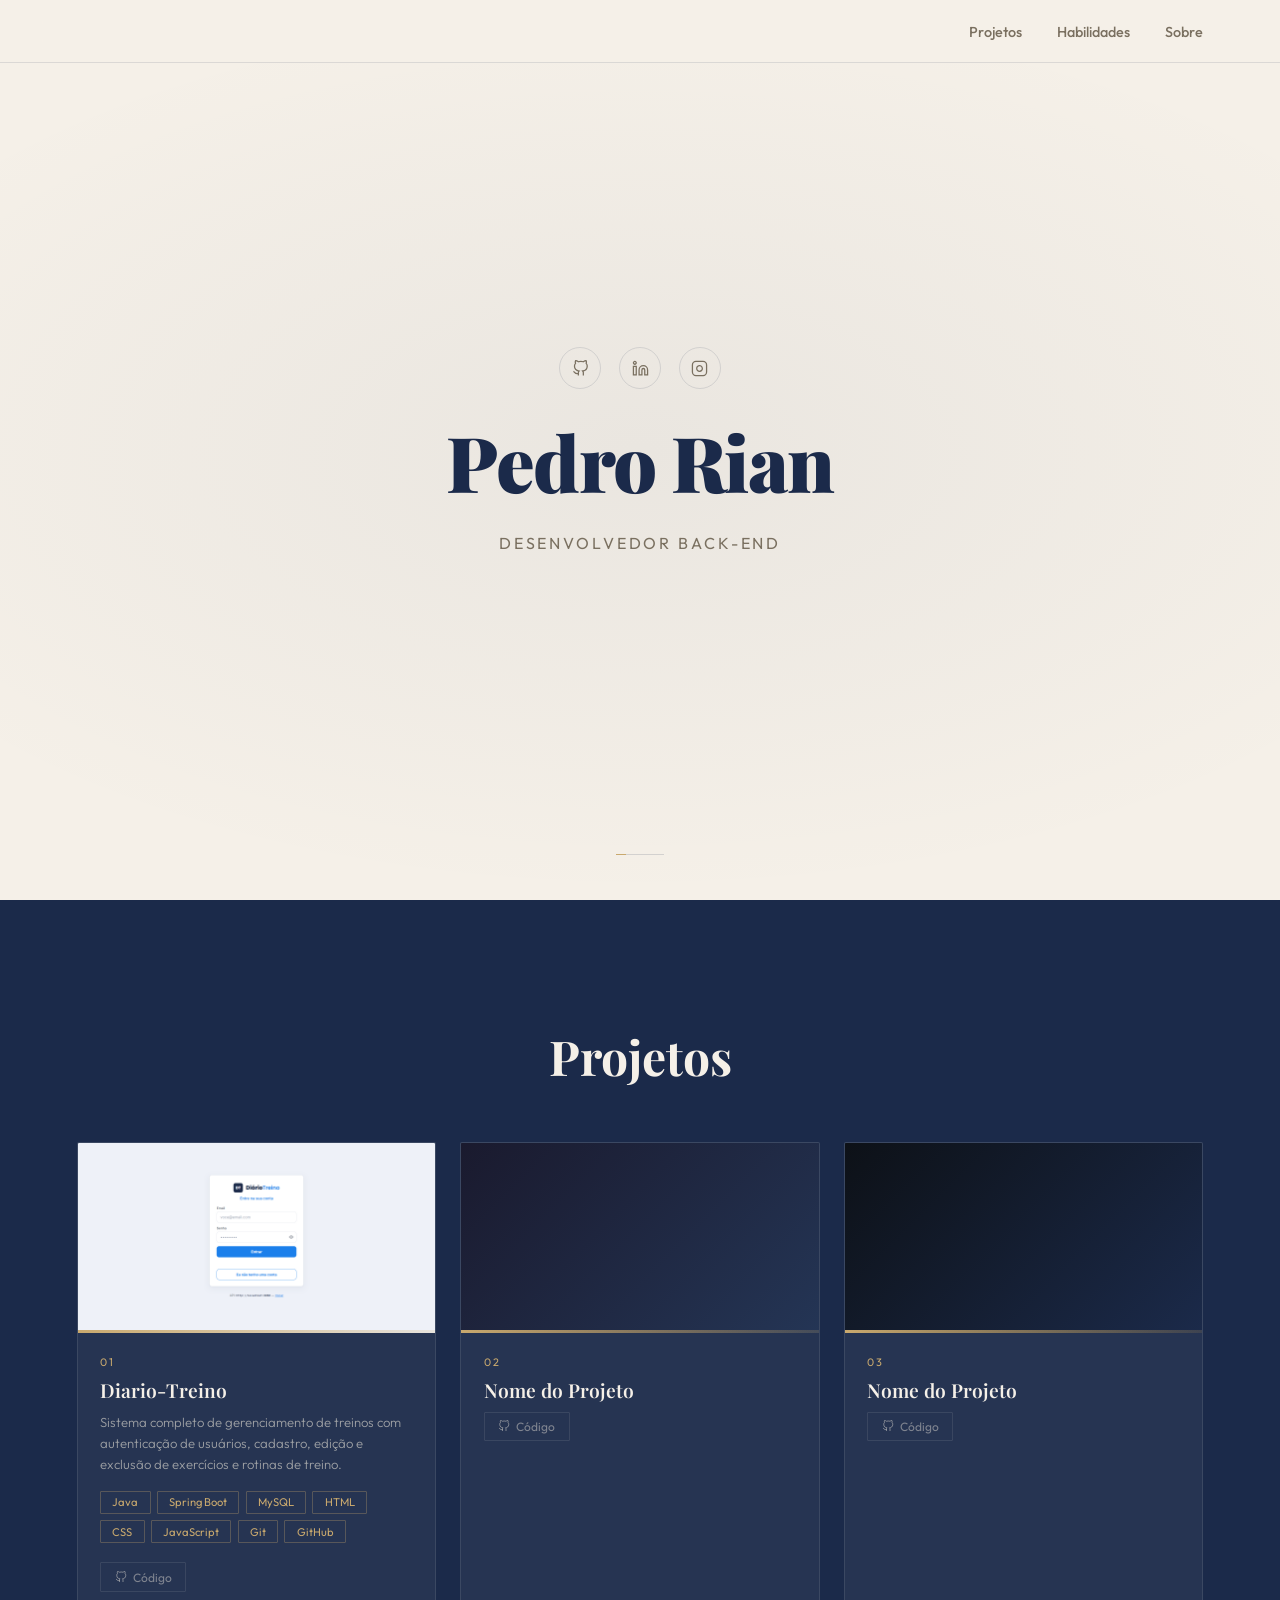
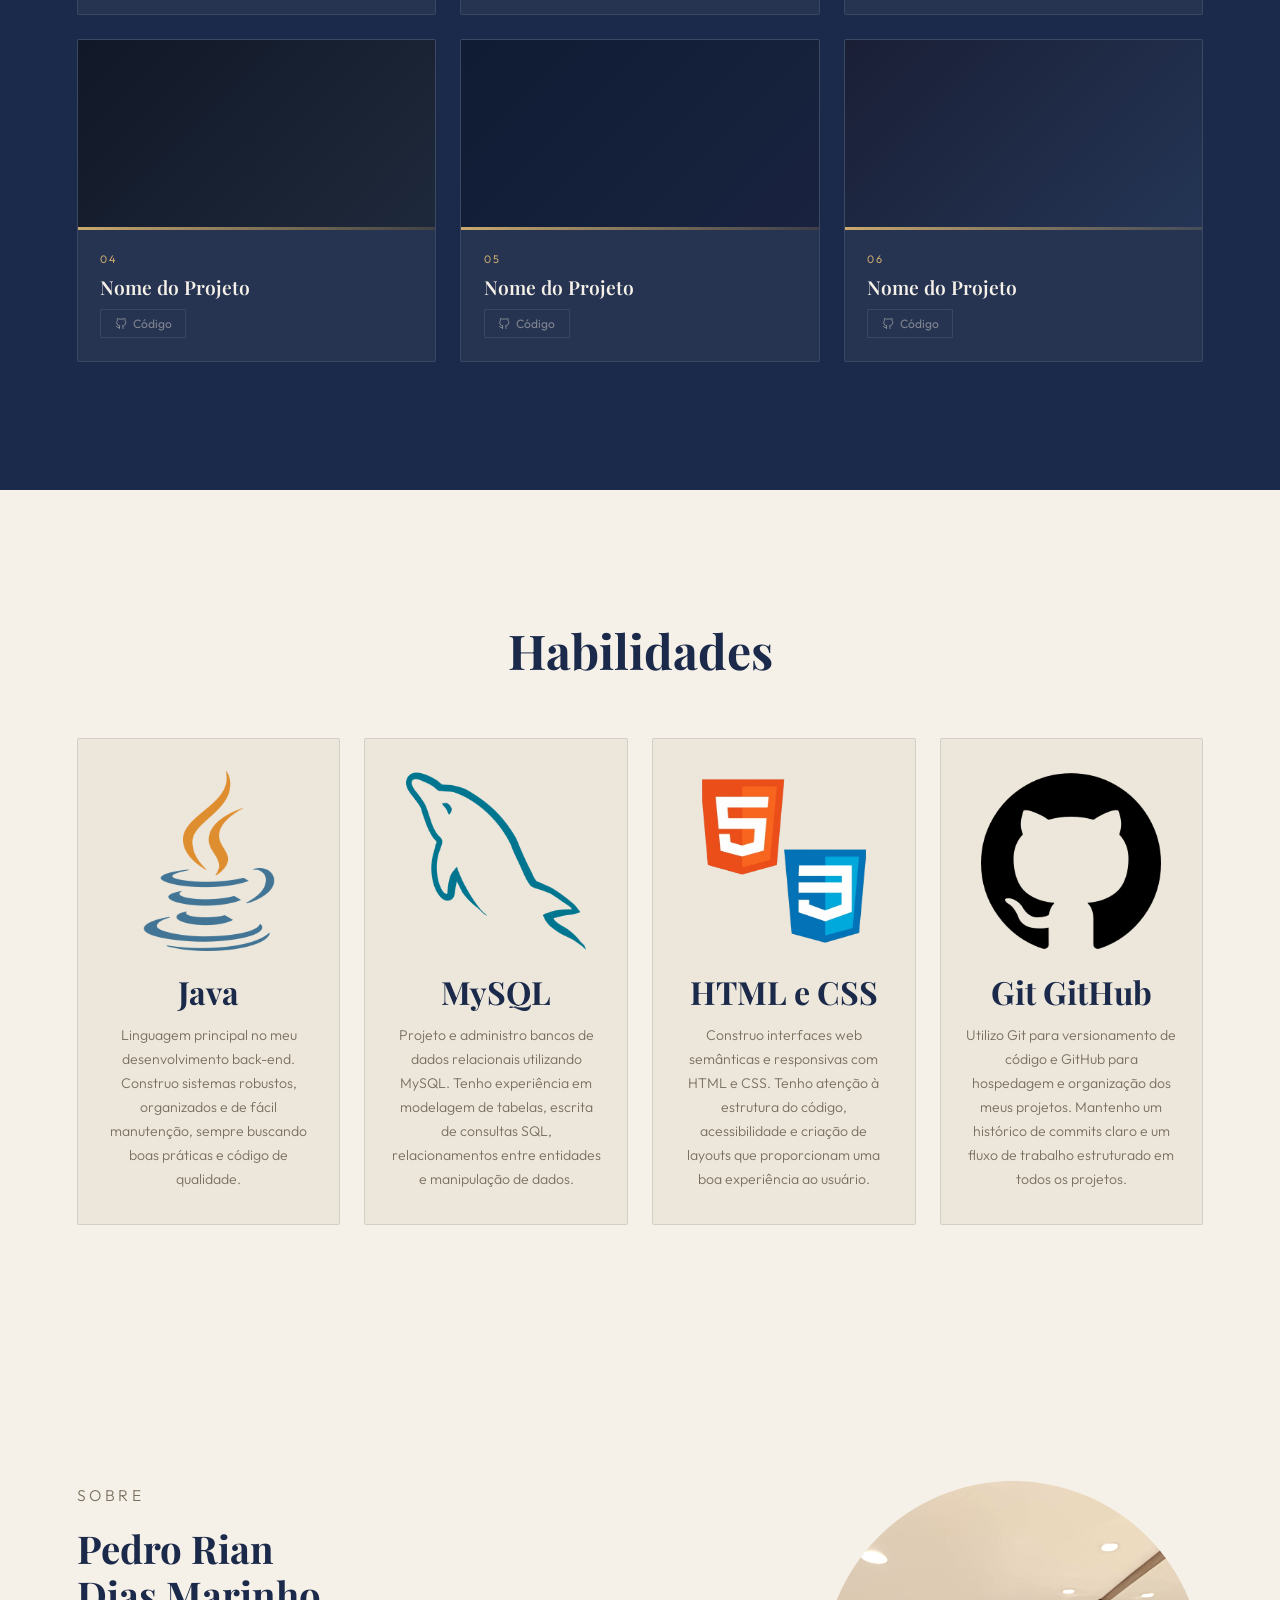
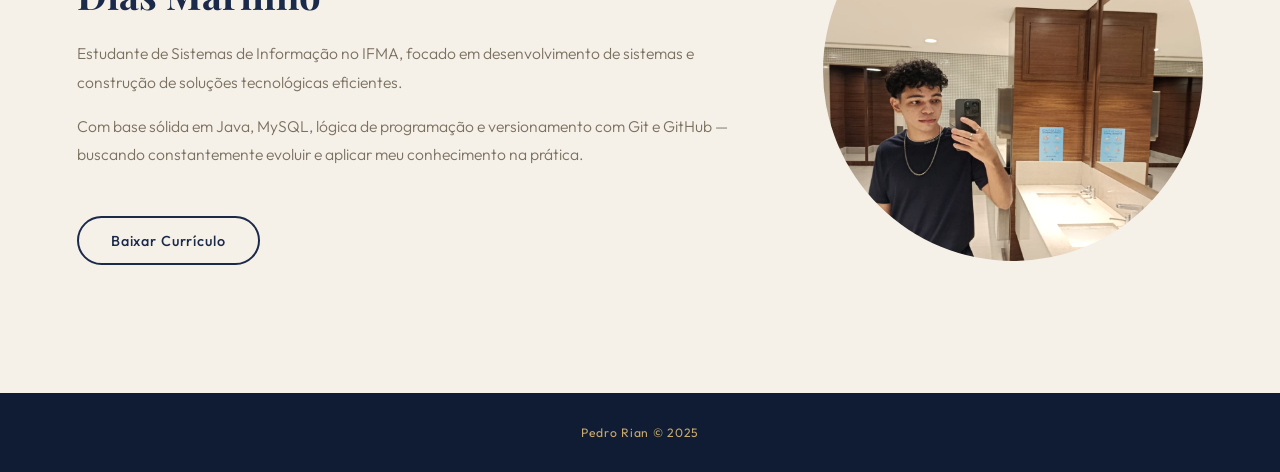
<file: index.html>
<!DOCTYPE html>
<html lang="pt-BR">
<head>
  <meta charset="UTF-8"/>
  <meta name="viewport" content="width=device-width, initial-scale=1.0"/>
  <title>Portfólio — Desenvolvedor</title>
  <link href="https://fonts.googleapis.com/css2?family=Playfair+Display:wght@400;600;700;900&family=Outfit:wght@300;400;500;600&display=swap" rel="stylesheet"/>
  <link rel="stylesheet" href="style.css"/>
</head>
<body>

  <!-- ═══════════════════════════════════════════
       NAV
  ════════════════════════════════════════════ -->
  <nav>
  <ul class="nav-links">
    <li><a href="#projects">Projetos</a></li>
    <li><a href="#skills">Habilidades</a></li>
    <li><a href="#about">Sobre</a></li>
  </ul>
</nav>


  <!-- ═══════════════════════════════════════════
       HERO
  ════════════════════════════════════════════ -->
  <section id="hero">

    <!-- Ícones sociais  -->
    <div class="hero-socials">
      <a href="https://github.com/Pedr-21" target="_blank" rel="noopener" class="hero-social" title="GitHub">
        <svg viewBox="0 0 24 24" fill="none" stroke="currentColor" stroke-width="1.8">
          <path d="M9 19c-5 1.5-5-2.5-7-3m14 6v-3.87a3.37 3.37 0 0 0-.94-2.61
                   c3.14-.35 6.44-1.54 6.44-7A5.44 5.44 0 0 0 20 4.77
                   5.07 5.07 0 0 0 19.91 1S18.73.65 16 2.48
                   a13.38 13.38 0 0 0-7 0C6.27.65 5.09 1 5.09 1
                   A5.07 5.07 0 0 0 5 4.77a5.44 5.44 0 0 0-1.5 3.78
                   c0 5.42 3.3 6.61 6.44 7A3.37 3.37 0 0 0 9 18.13V22"/>
        </svg>
      </a>

      <a href="https://www.linkedin.com/in/pedroriandiasmarinho/" target="_blank" rel="noopener" class="hero-social" title="LinkedIn">
        <svg viewBox="0 0 24 24" fill="none" stroke="currentColor" stroke-width="1.8">
          <path d="M16 8a6 6 0 0 1 6 6v7h-4v-7a2 2 0 0 0-2-2 2 2 0 0 0-2 2v7h-4v-7a6 6 0 0 1 6-6z"/>
          <rect x="2" y="9" width="4" height="12"/>
          <circle cx="4" cy="4" r="2"/>
        </svg>
      </a>

      <a href="https://www.instagram.com/p.edro.__/?__pwa=1#" target="_blank" rel="noopener" class="hero-social" title="Instagram">
        <svg viewBox="0 0 24 24" fill="none" stroke="currentColor" stroke-width="1.8">
          <rect x="2" y="2" width="20" height="20" rx="5" ry="5"/>
          <path d="M16 11.37A4 4 0 1 1 12.63 8 4 4 0 0 1 16 11.37z"/>
          <line x1="17.5" y1="6.5" x2="17.51" y2="6.5"/>
        </svg>
      </a>
    </div>

    <!-- Título principal -->
<h1 class="hero-main-title">
  <span class="line"><span class="line-inner">Pedro Rian</span></span>
</h1>
<p class="hero-subtitle">Desenvolvedor Back-end</p>

<!-- Barra de scroll decorativa -->
<div class="hero-scroll">
  <div class="scroll-track">
    <div class="scroll-dot"></div>
  </div>
</div>
  </section>

  <!-- PROJETOS -->
  <section id="projects">
    <h2 class="reveal">Projetos</h2>

    <div class="projects-grid">

      <!-- Card 01 -->
<article class="project-card reveal">

  <div class="card-visual">
  <img src="Foto/diario-treino-login.png" alt="Tela de login do Diario-Treino">
  <div class="cv-bar"></div>
</div>

  <div class="card-body">
    <p class="card-num">01</p>
    <h3 class="card-title">Diario-Treino</h3>
    <p class="card-description">
    Sistema completo de gerenciamento de treinos com autenticação de usuários, 
    cadastro, edição e exclusão de exercícios e rotinas de treino.
    </p>

    <div class="card-techs">
      <span class="tech">Java</span>
      <span class="tech">Spring Boot</span>
      <span class="tech">MySQL</span>
      <span class="tech">HTML</span>
      <span class="tech">CSS</span>
      <span class="tech">JavaScript</span>
      <span class="tech">Git</span>
      <span class="tech">GitHub</span>
</div>

    <div class="card-links">
      <a 
        href="https://github.com/Pedr-21/crud-treinos"
        class="card-link"
        target="_blank"
        rel="noopener noreferrer"
      >
        <svg viewBox="0 0 24 24" fill="none" stroke="currentColor" stroke-width="2">
          <path d="M9 19c-5 1.5-5-2.5-7-3m14 6v-3.87a3.37 3.37 0 0 0-.94-2.61c3.14-.35 6.44-1.54 6.44-7A5.44 5.44 0 0 0 20 4.77 5.07 5.07 0 0 0 19.91 1S18.73.65 16 2.48a13.38 13.38 0 0 0-7 0C6.27.65 5.09 1 5.09 1A5.07 5.07 0 0 0 5 4.77a5.44 5.44 0 0 0-1.5 3.78c0 5.42 3.3 6.61 6.44 7A3.37 3.37 0 0 0 9 18.13V22"/>
        </svg>
        Código
      </a>
    </div>

  </div>
</article>

      <!-- Card 02 -->
      <article class="project-card reveal" style="transition-delay:.07s">
        <div class="card-visual cv2">
          <div class="cv-bar"></div>
        </div>
        <div class="card-body">
          <p class="card-num">02</p>
          <h3 class="card-title">Nome do Projeto</h3>
          <div class="card-links">
            <a href="#" class="card-link">
              <svg viewBox="0 0 24 24" fill="none" stroke="currentColor" stroke-width="2"><path d="M9 19c-5 1.5-5-2.5-7-3m14 6v-3.87a3.37 3.37 0 0 0-.94-2.61c3.14-.35 6.44-1.54 6.44-7A5.44 5.44 0 0 0 20 4.77 5.07 5.07 0 0 0 19.91 1S18.73.65 16 2.48a13.38 13.38 0 0 0-7 0C6.27.65 5.09 1 5.09 1A5.07 5.07 0 0 0 5 4.77a5.44 5.44 0 0 0-1.5 3.78c0 5.42 3.3 6.61 6.44 7A3.37 3.37 0 0 0 9 18.13V22"/></svg>
              Código
            </a>
          </div>
        </div>
      </article>

      <!-- Card 03 -->
      <article class="project-card reveal" style="transition-delay:.14s">
        <div class="card-visual cv3">
          <div class="cv-bar"></div>
        </div>
        <div class="card-body">
          <p class="card-num">03</p>
          <h3 class="card-title">Nome do Projeto</h3>
          <div class="card-links">
            <a href="#" class="card-link">
              <svg viewBox="0 0 24 24" fill="none" stroke="currentColor" stroke-width="2"><path d="M9 19c-5 1.5-5-2.5-7-3m14 6v-3.87a3.37 3.37 0 0 0-.94-2.61c3.14-.35 6.44-1.54 6.44-7A5.44 5.44 0 0 0 20 4.77 5.07 5.07 0 0 0 19.91 1S18.73.65 16 2.48a13.38 13.38 0 0 0-7 0C6.27.65 5.09 1 5.09 1A5.07 5.07 0 0 0 5 4.77a5.44 5.44 0 0 0-1.5 3.78c0 5.42 3.3 6.61 6.44 7A3.37 3.37 0 0 0 9 18.13V22"/></svg>
              Código
            </a>
          </div>
        </div>
      </article>

      <!-- Card 04 -->
      <article class="project-card reveal" style="transition-delay:.21s">
        <div class="card-visual cv4">
          <div class="cv-bar"></div>
        </div>
        <div class="card-body">
          <p class="card-num">04</p>
          <h3 class="card-title">Nome do Projeto</h3>
          <div class="card-links">
            <a href="#" class="card-link">
              <svg viewBox="0 0 24 24" fill="none" stroke="currentColor" stroke-width="2"><path d="M9 19c-5 1.5-5-2.5-7-3m14 6v-3.87a3.37 3.37 0 0 0-.94-2.61c3.14-.35 6.44-1.54 6.44-7A5.44 5.44 0 0 0 20 4.77 5.07 5.07 0 0 0 19.91 1S18.73.65 16 2.48a13.38 13.38 0 0 0-7 0C6.27.65 5.09 1 5.09 1A5.07 5.07 0 0 0 5 4.77a5.44 5.44 0 0 0-1.5 3.78c0 5.42 3.3 6.61 6.44 7A3.37 3.37 0 0 0 9 18.13V22"/></svg>
              Código
            </a>
          </div>
        </div>
      </article>

      <!-- Card 05 -->
      <article class="project-card reveal" style="transition-delay:.28s">
        <div class="card-visual cv5">
          <div class="cv-bar"></div>
        </div>
        <div class="card-body">
          <p class="card-num">05</p>
          <h3 class="card-title">Nome do Projeto</h3>
          <div class="card-links">
            <a href="#" class="card-link">
              <svg viewBox="0 0 24 24" fill="none" stroke="currentColor" stroke-width="2"><path d="M9 19c-5 1.5-5-2.5-7-3m14 6v-3.87a3.37 3.37 0 0 0-.94-2.61c3.14-.35 6.44-1.54 6.44-7A5.44 5.44 0 0 0 20 4.77 5.07 5.07 0 0 0 19.91 1S18.73.65 16 2.48a13.38 13.38 0 0 0-7 0C6.27.65 5.09 1 5.09 1A5.07 5.07 0 0 0 5 4.77a5.44 5.44 0 0 0-1.5 3.78c0 5.42 3.3 6.61 6.44 7A3.37 3.37 0 0 0 9 18.13V22"/></svg>
              Código
            </a>
          </div>
        </div>
      </article>

      <!-- Card 06 -->
      <article class="project-card reveal" style="transition-delay:.35s">
        <div class="card-visual cv6">
          <div class="cv-bar"></div>
        </div>
        <div class="card-body">
          <p class="card-num">06</p>
          <h3 class="card-title">Nome do Projeto</h3>
          <div class="card-links">
            <a href="#" class="card-link">
              <svg viewBox="0 0 24 24" fill="none" stroke="currentColor" stroke-width="2"><path d="M9 19c-5 1.5-5-2.5-7-3m14 6v-3.87a3.37 3.37 0 0 0-.94-2.61c3.14-.35 6.44-1.54 6.44-7A5.44 5.44 0 0 0 20 4.77 5.07 5.07 0 0 0 19.91 1S18.73.65 16 2.48a13.38 13.38 0 0 0-7 0C6.27.65 5.09 1 5.09 1A5.07 5.07 0 0 0 5 4.77a5.44 5.44 0 0 0-1.5 3.78c0 5.42 3.3 6.61 6.44 7A3.37 3.37 0 0 0 9 18.13V22"/></svg>
              Código
            </a>
          </div>
        </div>
      </article>

    </div>
  </section>

  <!-- HABILIDADES -->
<section id="skills">
  <h2 class="reveal">Habilidades</h2>

  <div class="skills-grid">

    <div class="skill-card reveal">
  <div class="skill-icon">
    <img src="Foto/Java-Logo.png" alt="Java"/>
  </div>
  <h3>Java</h3>
  <p>Linguagem principal no meu desenvolvimento back-end. Construo sistemas robustos, organizados e de fácil manutenção, sempre buscando boas práticas e código de qualidade.</p>
</div>

<div class="skill-card reveal" style="transition-delay:.07s">
  <div class="skill-icon">
    <img src="Foto/MySQL-Logo.png" alt="MySQL"/>
  </div>
  <h3>MySQL</h3>
  <p>Projeto e administro bancos de dados relacionais utilizando MySQL. Tenho experiência em modelagem de tabelas, escrita de consultas SQL, relacionamentos entre entidades e manipulação de dados.</p>
</div>

<div class="skill-card reveal" style="transition-delay:.14s">
  <div class="skill-icon">
    <img src="Foto/HTML-CSS-Logo.png" alt="HTML & CSS"/>
  </div>
  <h3>HTML e CSS</h3>
  <p>Construo interfaces web semânticas e responsivas com HTML e CSS. Tenho atenção à estrutura do código, acessibilidade e criação de layouts que proporcionam uma boa experiência ao usuário.</p>
</div>

<div class="skill-card reveal" style="transition-delay:.21s">
  <div class="skill-icon">
    <img src="Foto/GitHub-Logo.png" alt="Git & GitHub"/>
  </div>
  <h3>Git GitHub</h3>
  <p>Utilizo Git para versionamento de código e GitHub para hospedagem e organização dos meus projetos. Mantenho um histórico de commits claro e um fluxo de trabalho estruturado em todos os projetos.</p>
</div>

  </div>
</section>

  <!-- SOBRE -->
<section id="about">
  <div class="about-inner">

    <!-- Texto -->
    <div class="about-text reveal">
      <p class="section-label">Sobre</p>
      <h2>Pedro Rian<br>Dias Marinho</h2>
      <p>Estudante de Sistemas de Informação no IFMA, focado em desenvolvimento de sistemas e construção de soluções tecnológicas eficientes.</p>
      <p>Com base sólida em Java, MySQL, lógica de programação e versionamento com Git e GitHub — buscando constantemente evoluir e aplicar meu conhecimento na prática.</p>

      <a href="c:\Users\Pedro Rian\Downloads\Curriculo - Pedro Rian Dias Marinho - 2026.pdf" download class="btn-curriculo">
        Baixar Currículo
      </a>
    </div>

    <!-- Foto -->
    <div class="about-photo reveal" style="transition-delay:.15s">
      <div class="photo-frame">
        <img src="Foto/Foto-recife.jpeg" alt="Foto de perfil"/>
      </div>
      <div class="photo-deco"></div>
    </div>

  </div>
</section>


  <!-- ═══════════════════════════════════════════
       FOOTER
  ════════════════════════════════════════════ -->
  <footer>
  <div class="footer-inner">
    <span class="footer-logo">Pedro Rian</span>
    <span class="footer-divider"></span>
    <span class="footer-copy">© 2025</span>
  </div>
</footer>

  <script src="main.js"></script>
</body>
</html>
</file>
<file: style.css>
/* ============================================================
   PORTFOLIO — style.css
   Paleta: creme #F5F0E8 · navy #1B2A4A · dourado #C9A96E
   ============================================================ */

/* ── Reset & Base ─────────────────────────────────────────── */
*, *::before, *::after {
  margin: 0;
  padding: 0;
  box-sizing: border-box;
}

:root {
  --cream:  #EDE7DB;
  --cream2: #F5F0E8;
  --navy:   #1B2A4A;
  --navy2:  #243555;
  --navy3:  #0F1C33;
  --gold:   #C9A96E;
  --muted:  #7A7060;
  --border: rgba(27, 42, 74, .12);
}

html {
  scroll-behavior: smooth;
}

body {
  background: var(--cream2);
  color: var(--navy);
  font-family: 'Outfit', sans-serif;
  overflow-x: hidden;
}

/* ── Nav ───────────────────────────────────────────────────── */
nav {
  position: fixed;
  top: 0;
  width: 100%;
  z-index: 100;
  display: flex;
  justify-content: flex-end;
  align-items: center;
  padding: 1.3rem 6%;
  background: rgba(245, 240, 232, .9);
  backdrop-filter: blur(20px);
  border-bottom: 1px solid var(--border);
}

.nav-links {
  display: flex;
  gap: 2.2rem;
  list-style: none;
  align-items: center;
}

.nav-links a {
  color: var(--muted);
  text-decoration: none;
  font-size: .9rem;
  font-weight: 500;
  transition: color .2s;
  position: relative;
}

.nav-links a::after {
  content: '';
  position: absolute;
  left: 0;
  bottom: -4px;
  width: 0;
  height: 1.5px;
  background: var(--gold);
  transition: width .3s;
}

.nav-links a:hover            { color: var(--navy); }
.nav-links a:hover::after     { width: 100%; }

/* ── Hero ──────────────────────────────────────────────────── */
#hero {
  min-height: 100vh;
  display: flex;
  flex-direction: column;
  justify-content: center;
  align-items: center;
  text-align: center;
  padding: 0 6%;
  background: radial-gradient(ellipse 70% 50% at 50% 50%, rgba(27,42,74,.05), transparent),
              var(--cream2);
  position: relative;
  overflow: hidden;
}

/* Social icons */
.hero-socials {
  display: flex;
  gap: 1.1rem;
  margin-bottom: 2rem;
  opacity: 0;
  animation: fadeIn .7s .2s forwards;
}

.hero-social {
  width: 42px;
  height: 42px;
  border-radius: 50%;
  border: 1.5px solid var(--border);
  display: flex;
  align-items: center;
  justify-content: center;
  color: var(--muted);
  text-decoration: none;
  transition: border-color .25s, color .25s, transform .2s;
}

.hero-social:hover {
  border-color: var(--gold);
  color: var(--navy);
  transform: translateY(-3px);
}

.hero-social svg {
  width: 17px;
  height: 17px;
}

/* Main title */
.hero-main-title {
  font-family: 'Playfair Display', serif;
  font-size: clamp(2.6rem, 6vw, 5.5rem);
  font-weight: 900;
  line-height: 1.05;
  color: var(--navy);
  letter-spacing: -.02em;
  overflow: visible;
  margin-bottom: 1.4rem;
  position: relative;
  display: inline-block;
}

.hero-main-title .line-inner {
  display: block;
  opacity: 0;
  animation: fadeIn .8s .4s forwards;
}

/* Subtle scroll bar */
.hero-scroll {
  position: absolute;
  bottom: 2.8rem;
  left: 50%;
  transform: translateX(-50%);
  opacity: 0;
  animation: fadeIn .8s 1.1s forwards;
}

.scroll-track {
  width: 48px;
  height: 1px;
  background: rgba(27,42,74,.15);
  position: relative;
  overflow: hidden;
}

.scroll-dot {
  position: absolute;
  width: 10px;
  height: 1px;
  background: var(--gold);
  animation: scrollLine 2s ease-in-out infinite;
}

/* ── Divider ───────────────────────────────────────────────── */
.rule {
  height: 1px;
  background: var(--border);
  margin: 0 6%;
}

/* ── Projects ──────────────────────────────────────────────── */
#projects {
  background: var(--navy);
  padding: 8rem 6%;
}

#projects h2 {
  font-family: 'Playfair Display', serif;
  font-size: clamp(2rem, 4vw, 3rem);
  font-weight: 700;
  color: var(--cream2);
  line-height: 1.2;
  margin-bottom: 3.5rem;
  max-width: 1200px;
  margin-left: auto;
  margin-right: auto;
  text-align: center;
}

.projects-grid {
  display: grid;
  grid-template-columns: repeat(auto-fill, minmax(300px, 1fr));
  gap: 1.5rem;
  max-width: 1200px;
  margin: 0 auto;
}

/* Project card */
.project-card {
  background: rgba(245,240,232,.05);
  border: 1px solid rgba(245,240,232,.1);
  border-radius: 2px;
  overflow: hidden;
  transition: transform .3s, border-color .3s, background .3s;
}

.project-card:hover {
  transform: translateY(-6px);
  border-color: rgba(201,169,110,.4);
  background: rgba(245,240,232,.08);
}

/* Imagem do projeto */
.card-visual {
  height: 190px;
  display: flex;
  align-items: center;
  justify-content: center;
  position: relative;
  overflow: hidden;
}

.card-visual img {
  width: 100%;
  height: 100%;
  object-fit: cover;
  display: block;
  transition: transform .4s ease;
}

.project-card:hover .card-visual img {
  transform: scale(1.04);
}

/* Card gradient variants */
.cv1 { background: linear-gradient(135deg, #0F1C33, #1B2A4A); }
.cv2 { background: linear-gradient(135deg, #1a1a2e, #243555); }
.cv3 { background: linear-gradient(135deg, #0d1117, #1B2A4A); }
.cv4 { background: linear-gradient(135deg, #111827, #1e293b); }
.cv5 { background: linear-gradient(135deg, #0F1C33, #192340); }
.cv6 { background: linear-gradient(135deg, #1a1f36, #243555); }

.cv-bar {
  position: absolute;
  bottom: 0;
  left: 0;
  right: 0;
  height: 3px;
  background: linear-gradient(90deg, var(--gold), rgba(201,169,110,.2));
}

/* Conteúdo do card */
.card-body {
  padding: 1.4rem;
}

.card-num {
  font-size: .68rem;
  letter-spacing: .18em;
  color: var(--gold);
  margin-bottom: .5rem;
  text-transform: uppercase;
}

.card-title {
  font-family: 'Playfair Display', serif;
  font-size: 1.2rem;
  color: var(--cream2);
  margin-bottom: .55rem;
  font-weight: 600;
}

.card-description {
  font-size: .82rem;
  color: rgba(237,231,219,.6);
  line-height: 1.6;
  font-weight: 300;
  margin-bottom: 1rem;
}

/* Tecnologias */
.card-techs {
  display: flex;
  flex-wrap: wrap;
  gap: .4rem;
  margin-bottom: 1.2rem;
}

.tech {
  font-size: .7rem;
  padding: .22rem .7rem;
  border: 1px solid rgba(201,169,110,.3);
  color: var(--gold);
  border-radius: 1px;
}

/* Links */
.card-links {
  display: flex;
  gap: .6rem;
}

.card-link {
  display: inline-flex;
  align-items: center;
  gap: .38rem;
  font-size: .75rem;
  color: rgba(237,231,219,.45);
  text-decoration: none;
  padding: .38rem .85rem;
  border: 1px solid rgba(237,231,219,.1);
  border-radius: 1px;
  transition: color .2s, border-color .2s;
}

.card-link:hover {
  color: var(--cream2);
  border-color: rgba(201,169,110,.45);
}

.card-link svg {
  width: 12px;
  height: 12px;
}

/* ── About ─────────────────────────────────────────────────── */
#about {
  padding: 8rem 6%;
  background: var(--cream2);
}

.about-inner {
  display: flex;
  align-items: flex-start;
  gap: 5rem;
  max-width: 1200px;
  margin: 0 auto;
}

/* Text side */
.about-text {
  flex: 1;
}

.section-label {
  font-size: .73rem;
  letter-spacing: .22em;
  text-transform: uppercase;
  color: var(--gold);
  font-weight: 600;
  margin-bottom: 1.1rem;
}

.about-text h2 {
  font-family: 'Playfair Display', serif;
  font-size: clamp(1.8rem, 3vw, 2.6rem);
  font-weight: 700;
  color: var(--navy);
  line-height: 1.2;
  margin-bottom: 1.4rem;
}

.about-text p {
  font-size: .98rem;
  color: var(--muted);
  line-height: 1.8;
  font-weight: 300;
  margin-bottom: 1rem;
}

.btn-curriculo {
  display: inline-flex;
  align-items: center;
  gap: .6rem;
  margin-top: 2rem;
  padding: .85rem 2rem;
  background: transparent;
  color: var(--navy);
  text-decoration: none;
  font-size: .9rem;
  font-weight: 500;
  letter-spacing: .06em;
  border: 2px solid var(--navy);
  border-radius: 100px;
  transition: background .2s, color .2s, transform .2s;
}

.btn-curriculo:hover {
  background: var(--navy);
  color: var(--cream2);
  transform: translateY(-2px);
}

/* Photo side */
.about-photo {
  width: 380px;
  flex-shrink: 0;
  position: relative;
}

.photo-frame {
  position: relative;
  width: 380px;
  height: 380px;
  border-radius: 50%;
  overflow: hidden;
}

.photo-frame img {
  width: 100%;
  height: 100%;
  object-fit: cover;
  object-position: center top;
  display: block;
  filter: sepia(8%) contrast(1.05);
}

/* ── Footer ────────────────────────────────────────────────── */
footer {
  background: var(--navy3);
  text-align: center;
  padding: 2rem;
  font-size: .76rem;
  color: rgba(237,231,219,.3);
  letter-spacing: .06em;
}

footer span { color: var(--gold); }

/* ── Animations ────────────────────────────────────────────── */
@keyframes fadeIn {
  from { opacity: 0; }
  to   { opacity: 1; }
}

@keyframes scrollLine {
  0%   { left: -10px; }
  100% { left: 48px; }
}

/* ── Scroll Reveal ─────────────────────────────────────────── */
.reveal {
  opacity: 0;
  transform: translateY(28px);
  transition: opacity .8s ease, transform .8s ease;
}

.reveal.visible {
  opacity: 1;
  transform: none;
}

/* ── Responsive ────────────────────────────────────────────── */
@media (max-width: 900px) {
  .about-inner {
    flex-direction: column;
    gap: 3rem;
  }

  .about-photo {
    width: 100%;
  }
}

@media (max-width: 600px) {
  .nav-links { display: none; }
}

/* ── Skills ─────────────────────────────────────────────────── */
#skills {
  padding: 8rem 6%;
  background: var(--cream2);
}

#skills h2 {
  font-family: 'Playfair Display', serif;
  font-size: clamp(2rem, 4vw, 3rem);
  font-weight: 700;
  color: var(--navy);
  text-align: center;
  margin-bottom: 3.5rem;
  max-width: 1200px;
  margin-left: auto;
  margin-right: auto;
}

.skills-grid {
  display: grid;
  grid-template-columns: repeat(auto-fill, minmax(240px, 1fr));
  gap: 1.5rem;
  max-width: 1200px;
  margin: 0 auto;
}

.skill-card {
  background: var(--cream);
  border: 1px solid var(--border);
  border-radius: 2px;
  padding: 2rem 1.6rem;
  text-align: center;
  transition: transform .3s, border-color .3s, box-shadow .3s;
}

.skill-card:hover {
  transform: translateY(-6px);
  border-color: var(--gold);
  box-shadow: 0 12px 40px rgba(27,42,74,.08);
}

.skill-icon {
  width: 180px;
  height: 180px;
  margin: 0 auto 1.2rem auto;
  display: flex;
  align-items: center;
  justify-content: center;
}

.skill-icon img {
  width: 100%;
  height: 100%;
  object-fit: contain;
}

.skill-card p {
  font-size: .88rem;
  color: var(--muted);
  line-height: 1.7;
  font-weight: 300;
}

.skill-card h3 {
  font-family: 'Playfair Display', serif;
  font-size: 2rem;
  font-weight: 700;
  color: var(--navy);
  margin-bottom: .7rem;
  
}

.hero-subtitle {
  font-size: 1rem;
  font-weight: 400;
  color: var(--muted);
  letter-spacing: .18em;
  text-transform: uppercase;
  margin-top: .5rem;
  opacity: 0;
  animation: fadeIn .8s .8s forwards;
}
</file>
